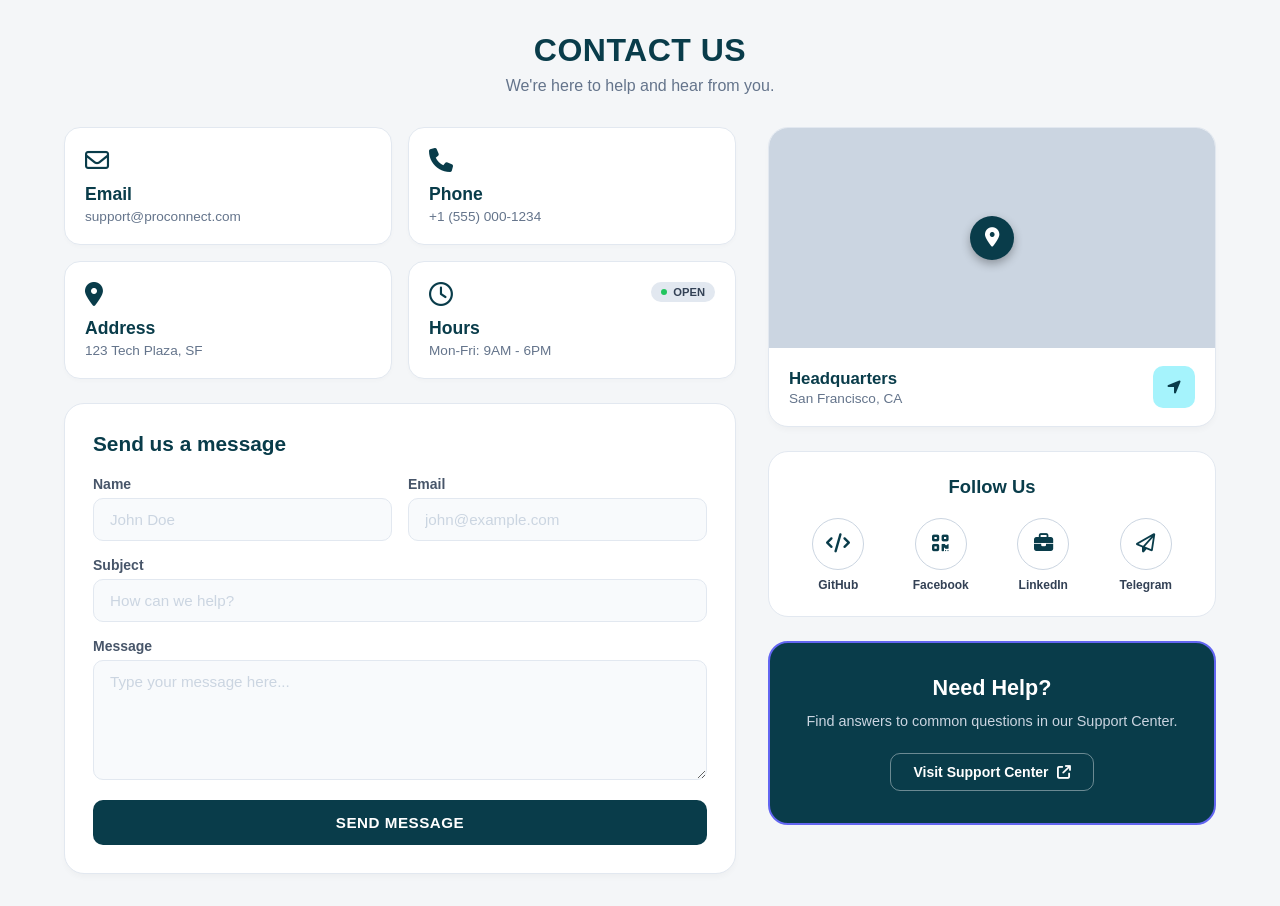
<file: Flood AI/templates/contact.html>
<!DOCTYPE html>
<html lang="en">

<head>
  <meta charset="UTF-8">
  <meta name="viewport" content="width=device-width, initial-scale=1.0">
  <title>Contact Us</title>

  <!-- FontAwesome Icons -->
  <link rel="stylesheet" href="https://cdnjs.cloudflare.com/ajax/libs/font-awesome/6.4.0/css/all.min.css">

  <style>
    :root {
      --bg-color: #f4f6f8;
      --card-bg: #ffffff;
      --primary-dark: #093c4a;
      --primary-blue: #6366f1;
      --text-main: #0f172a;
      --text-muted: #64748b;
      --border-color: #e2e8f0;
      --badge-bg: #e2e8f0;
    }

    * {
      box-sizing: border-box;
      margin: 0;
      padding: 0;
      font-family: -apple-system, BlinkMacSystemFont, "Segoe UI", Roboto, Helvetica, Arial, sans-serif;
    }

    body {
      background-color: var(--bg-color);
      color: var(--text-main);
      min-height: 100vh;
      display: flex;
      flex-direction: column;
    }

    /* Navbar Header */
    .header-nav {
      display: flex;
      justify-content: space-between;
      align-items: center;
      padding: 16px 32px;
      background: var(--card-bg);
      border-bottom: 1px solid var(--border-color);
      position: sticky;
      top: 0;
      z-index: 100;
    }

    .header-nav i {
      font-size: 1.2rem;
      color: var(--text-main);
      cursor: pointer;
    }

    .header-nav h1 {
      font-size: 1.25rem;
      font-weight: 600;
      color: var(--text-main);
    }

    /* Main Container */
    .container {
      max-width: 1200px;
      width: 100%;
      margin: 0 auto;
      padding: 32px 24px;
    }

    /* Page Heading */
    .title-section {
      text-align: center;
      margin-bottom: 32px;
    }

    .title-section h2 {
      font-size: 2rem;
      color: var(--primary-dark);
      font-weight: 800;
      letter-spacing: 0.5px;
    }

    .title-section p {
      color: var(--text-muted);
      font-size: 1rem;
      margin-top: 8px;
    }

    /* Desktop Grid Layout: Left Side (Info/Form), Right Side (Map/Help/Socials) */
    .desktop-layout {
      display: grid;
      grid-template-columns: 1fr;
      gap: 32px;
    }

    @media (min-width: 900px) {
      .desktop-layout {
        grid-template-columns: 1.2fr 0.8fr;
      }
    }

    .left-column,
    .right-column {
      display: flex;
      flex-direction: column;
      gap: 24px;
    }

    /* Quick Info Cards Grid */
    .info-grid {
      display: grid;
      grid-template-columns: repeat(auto-fit, minmax(220px, 1fr));
      gap: 16px;
    }

    .info-card {
      background: var(--card-bg);
      padding: 20px;
      border-radius: 16px;
      position: relative;
      border: 1px solid var(--border-color);
      box-shadow: 0 2px 4px rgba(0, 0, 0, 0.02);
    }

    .info-card i.icon-main {
      font-size: 1.5rem;
      color: var(--primary-dark);
      margin-bottom: 12px;
    }

    .info-card h3 {
      font-size: 1.1rem;
      color: var(--primary-dark);
      margin-bottom: 4px;
    }

    .info-card p {
      font-size: 0.85rem;
      color: var(--text-muted);
      word-break: break-word;
    }

    .status-badge {
      position: absolute;
      top: 20px;
      right: 20px;
      background-color: var(--badge-bg);
      padding: 4px 10px;
      border-radius: 12px;
      font-size: 0.7rem;
      font-weight: 700;
      color: #334155;
      display: flex;
      align-items: center;
      gap: 6px;
    }

    .status-badge .dot {
      width: 6px;
      height: 6px;
      background-color: #22c55e;
      border-radius: 50%;
    }

    /* Form Container */
    .form-card {
      background: var(--card-bg);
      padding: 28px;
      border-radius: 20px;
      border: 1px solid var(--border-color);
      box-shadow: 0 4px 6px -1px rgba(0, 0, 0, 0.03);
    }

    .form-card h3 {
      font-size: 1.3rem;
      color: var(--primary-dark);
      margin-bottom: 20px;
      font-weight: 700;
    }

    .form-grid-row {
      display: grid;
      grid-template-columns: 1fr;
      gap: 16px;
    }

    @media (min-width: 600px) {
      .form-grid-row {
        grid-template-columns: 1fr 1fr;
      }
    }

    .form-group {
      margin-bottom: 16px;
    }

    .form-group label {
      display: block;
      font-size: 0.875rem;
      font-weight: 600;
      color: #475569;
      margin-bottom: 6px;
    }

    .form-group input,
    .form-group textarea {
      width: 100%;
      padding: 12px 16px;
      background-color: #f8fafc;
      border: 1.5px solid var(--border-color);
      border-radius: 10px;
      font-size: 0.95rem;
      color: var(--text-main);
      outline: none;
      transition: all 0.2s;
    }

    .form-group input::placeholder,
    .form-group textarea::placeholder {
      color: #cbd5e1;
    }

    .form-group textarea {
      resize: vertical;
      min-height: 120px;
    }

    .form-group input:focus,
    .form-group textarea:focus {
      border-color: var(--primary-blue);
      box-shadow: 0 0 0 3px rgba(99, 102, 241, 0.15);
      background-color: #fff;
    }

    .submit-btn {
      width: 100%;
      background-color: var(--primary-dark);
      color: #ffffff;
      border: none;
      padding: 14px;
      border-radius: 10px;
      font-weight: 700;
      font-size: 0.95rem;
      letter-spacing: 0.5px;
      cursor: pointer;
      transition: background-color 0.2s;
    }

    .submit-btn:hover {
      background-color: #0c4e60;
    }

    /* Map Box */
    .map-card {
      background: var(--card-bg);
      border-radius: 20px;
      overflow: hidden;
      border: 1px solid var(--border-color);
      box-shadow: 0 4px 6px -1px rgba(0, 0, 0, 0.03);
    }

    .map-image-container {
      position: relative;
      height: 220px;
      background-color: #cbd5e1;
      background-image: url('https://tile.openstreetmap.org/14/2621/6333.png');
      background-size: cover;
      background-position: center;
      display: flex;
      justify-content: center;
      align-items: center;
    }

    .map-pin {
      width: 44px;
      height: 44px;
      background-color: var(--primary-dark);
      border-radius: 50%;
      display: flex;
      align-items: center;
      justify-content: center;
      color: white;
      font-size: 1.2rem;
      box-shadow: 0 4px 10px rgba(0, 0, 0, 0.3);
    }

    .map-info {
      padding: 18px 20px;
      display: flex;
      justify-content: space-between;
      align-items: center;
    }

    .map-info h4 {
      font-size: 1.05rem;
      color: var(--primary-dark);
    }

    .map-info p {
      font-size: 0.85rem;
      color: var(--text-muted);
      margin-top: 2px;
    }

    .direction-btn {
      width: 42px;
      height: 42px;
      border-radius: 10px;
      background-color: #a5f3fc;
      color: var(--primary-dark);
      display: flex;
      align-items: center;
      justify-content: center;
      text-decoration: none;
      font-size: 1rem;
      transition: transform 0.2s;
    }

    .direction-btn:hover {
      transform: scale(1.05);
    }

    /* Follow Us Box */
    .social-section {
      background: var(--card-bg);
      padding: 24px;
      border-radius: 20px;
      border: 1px solid var(--border-color);
      text-align: center;
    }

    .social-section h3 {
      font-size: 1.15rem;
      color: var(--primary-dark);
      margin-bottom: 20px;
    }

    .social-grid {
      display: grid;
      grid-template-columns: repeat(4, 1fr);
      gap: 12px;
    }

    .social-item {
      display: flex;
      flex-direction: column;
      align-items: center;
      gap: 8px;
      text-decoration: none;
      transition: transform 0.2s;
    }

    .social-item:hover {
      transform: translateY(-2px);
    }

    .social-icon-circle {
      width: 52px;
      height: 52px;
      border-radius: 50%;
      border: 1.5px solid #cbd5e1;
      display: flex;
      align-items: center;
      justify-content: center;
      color: var(--primary-dark);
      font-size: 1.2rem;
      transition: all 0.2s;
    }

    .social-item:hover .social-icon-circle {
      background-color: var(--primary-dark);
      color: #ffffff;
      border-color: var(--primary-dark);
    }

    .social-item span {
      font-size: 0.75rem;
      color: #334155;
      font-weight: 600;
    }

    /* Help Callout Banner */
    .support-card {
      background-color: var(--primary-dark);
      color: white;
      border-radius: 20px;
      padding: 32px 24px;
      text-align: center;
      border: 2px solid var(--primary-blue);
    }

    .support-card h3 {
      font-size: 1.35rem;
      font-weight: 600;
      margin-bottom: 10px;
    }

    .support-card p {
      font-size: 0.9rem;
      color: #cbd5e1;
      line-height: 1.5;
      margin-bottom: 20px;
    }

    .support-btn {
      display: inline-flex;
      align-items: center;
      gap: 8px;
      background: transparent;
      border: 1px solid rgba(255, 255, 255, 0.4);
      color: white;
      padding: 10px 22px;
      border-radius: 10px;
      font-size: 0.875rem;
      font-weight: 600;
      text-decoration: none;
      transition: background-color 0.2s;
    }

    .support-btn:hover {
      background-color: rgba(255, 255, 255, 0.15);
    }
  </style>
</head>

<body>

  <main class="container">
    <!-- Header Title Section -->
    <section class="title-section">
      <h2>CONTACT US</h2>
      <p>We're here to help and hear from you.</p>
    </section>

    <!-- Responsive Desktop 2-Column Grid Layout -->
    <div class="desktop-layout">

      <!-- Left Column: Quick Info Cards & Message Form -->
      <div class="left-column">
        <!-- Contact Cards Grid -->
        <div class="info-grid">
          <div class="info-card">
            <i class="fa-regular fa-envelope icon-main"></i>
            <h3>Email</h3>
            <p>support@proconnect.com</p>
          </div>

          <div class="info-card">
            <i class="fa-solid fa-phone icon-main"></i>
            <h3>Phone</h3>
            <p>+1 (555) 000-1234</p>
          </div>

          <div class="info-card">
            <i class="fa-solid fa-location-dot icon-main"></i>
            <h3>Address</h3>
            <p>123 Tech Plaza, SF</p>
          </div>

          <div class="info-card">
            <div class="status-badge">
              <span class="dot"></span> OPEN
            </div>
            <i class="fa-regular fa-clock icon-main"></i>
            <h3>Hours</h3>
            <p>Mon-Fri: 9AM - 6PM</p>
          </div>
        </div>

        <!-- Contact Form -->
        <div class="form-card">
          <h3>Send us a message</h3>
          <form id="contactForm">
            <div class="form-grid-row">
              <div class="form-group">
                <label for="name">Name</label>
                <input type="text" id="name" placeholder="John Doe" required />
              </div>

              <div class="form-group">
                <label for="email">Email</label>
                <input type="email" id="email" placeholder="john@example.com" required />
              </div>
            </div>

            <div class="form-group">
              <label for="subject">Subject</label>
              <input type="text" id="subject" placeholder="How can we help?" required />
            </div>

            <div class="form-group">
              <label for="message">Message</label>
              <textarea id="message" placeholder="Type your message here..." required></textarea>
            </div>

            <button type="submit" class="submit-btn">SEND MESSAGE</button>
          </form>
        </div>
      </div>

      <!-- Right Column: Map, Social Media, and Support Card -->
      <div class="right-column">
        <!-- Headquarters Map -->
        <div class="map-card">
          <div class="map-image-container">
            <div class="map-pin">
              <i class="fa-solid fa-location-dot"></i>
            </div>
          </div>
          <div class="map-info">
            <div>
              <h4>Headquarters</h4>
              <p>San Francisco, CA</p>
            </div>
            <a href="#" class="direction-btn" title="Get Directions">
              <i class="fa-solid fa-location-arrow"></i>
            </a>
          </div>
        </div>

        <!-- Social Channels -->
        <div class="social-section">
          <h3>Follow Us</h3>
          <div class="social-grid">
            <a href="#" class="social-item">
              <div class="social-icon-circle"><i class="fa-solid fa-code"></i></div>
              <span>GitHub</span>
            </a>
            <a href="#" class="social-item">
              <div class="social-icon-circle"><i class="fa-solid fa-qrcode"></i></div>
              <span>Facebook</span>
            </a>
            <a href="#" class="social-item">
              <div class="social-icon-circle"><i class="fa-solid fa-briefcase"></i></div>
              <span>LinkedIn</span>
            </a>
            <a href="#" class="social-item">
              <div class="social-icon-circle"><i class="fa-regular fa-paper-plane"></i></div>
              <span>Telegram</span>
            </a>
          </div>
        </div>

        <!-- Support Callout Box -->
        <div class="support-card">
          <h3>Need Help?</h3>
          <p>Find answers to common questions in our Support Center.</p>
          <a href="#" class="support-btn">
            Visit Support Center <i class="fa-solid fa-arrow-up-right-from-square"></i>
          </a>
        </div>
      </div>

    </div>
  </main>

  <script>
    document.getElementById('contactForm').addEventListener('submit', function (e) {
      e.preventDefault();
      const name = document.getElementById('name').value;
      alert(`Thank you, ${name}! Your message has been sent successfully.`);
      this.reset();
    });
  </script>
</body>

</html>
</file>
